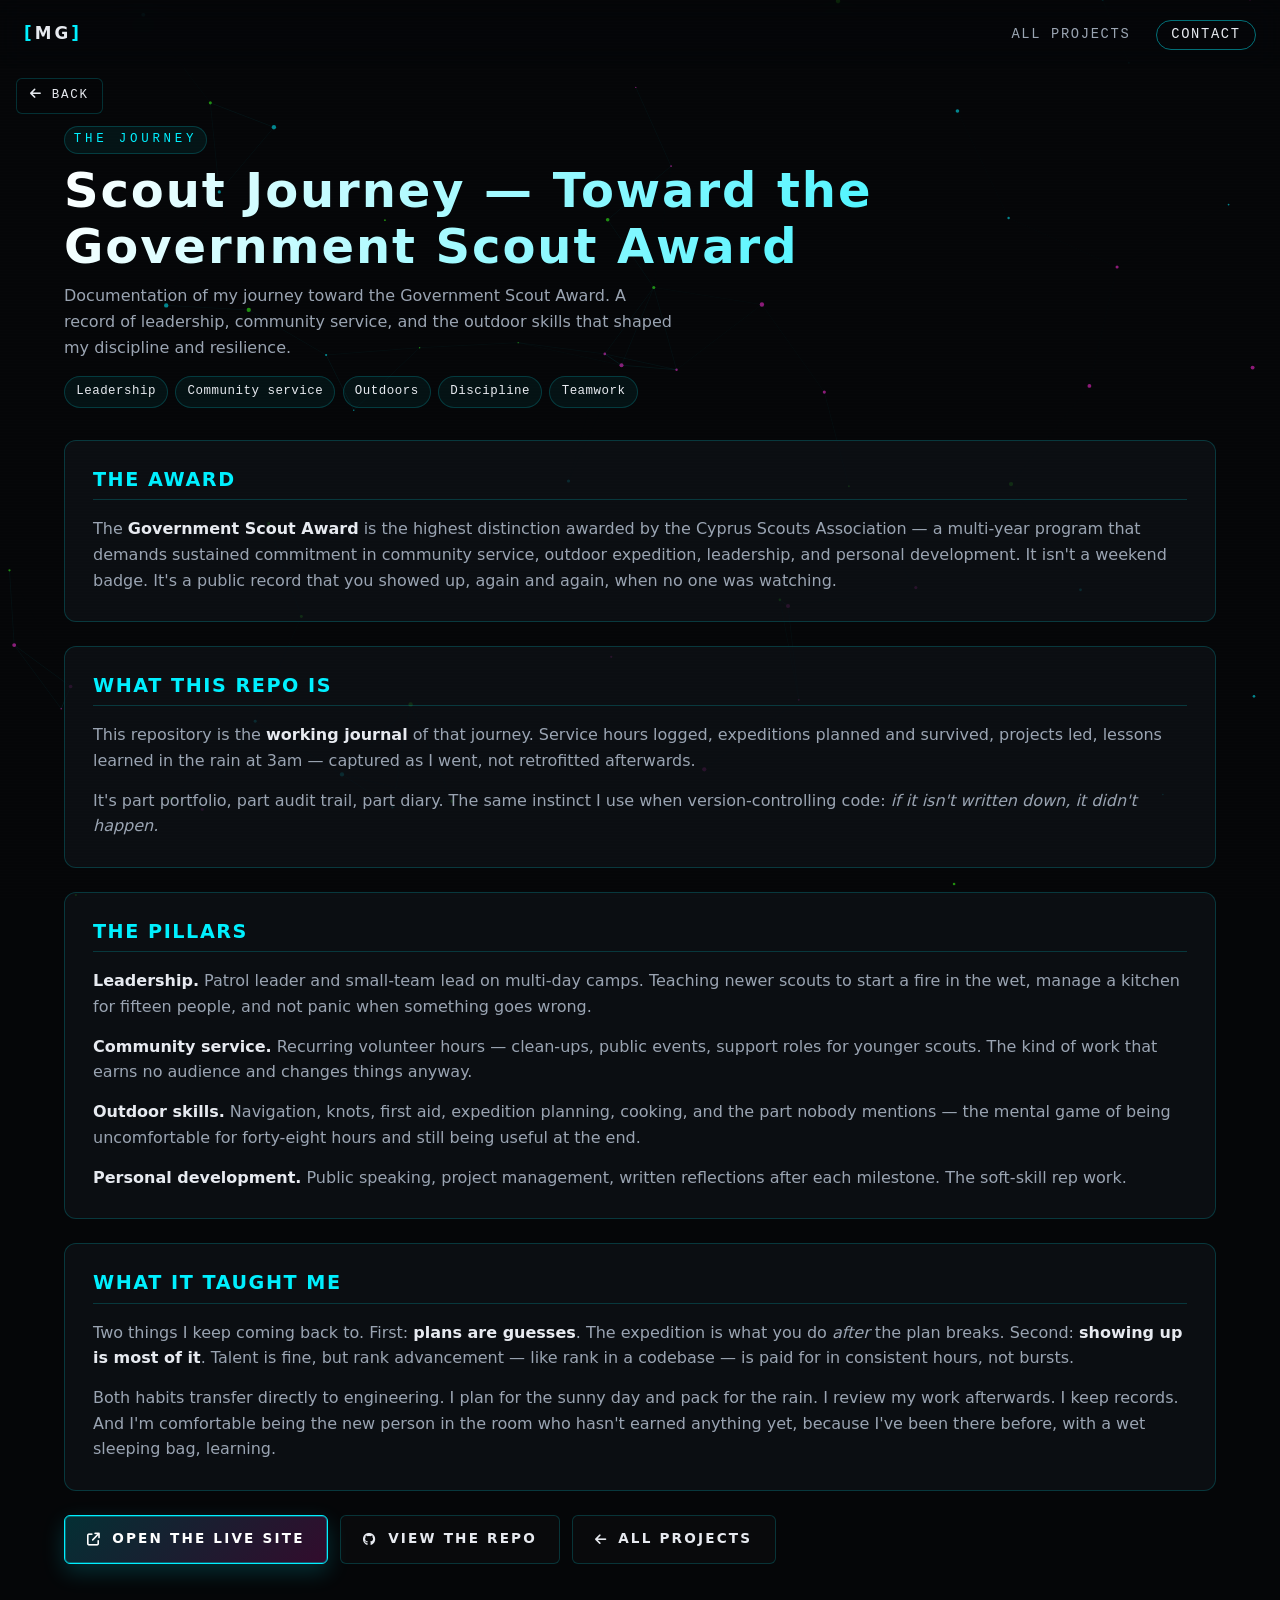
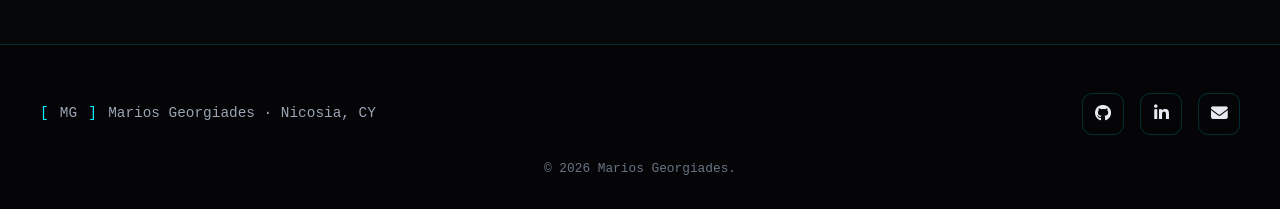
<file: projects/scout-journey.html>
<!DOCTYPE html>
<html lang="en">

<head>
	<meta charset="utf-8" />
	<meta name="viewport" content="width=device-width, initial-scale=1" />
	<title>Scout Journey — Marios Georgiades</title>
	<meta name="description" content="Documentation of my journey toward the Government Scout Award — leadership, community service, and the outdoor skills that shaped my discipline and resilience." />
	<meta name="theme-color" content="#050608" />

	<meta http-equiv="Content-Security-Policy"
		content="default-src 'self'; script-src 'self' 'unsafe-inline' https://cdnjs.cloudflare.com; style-src 'self' 'unsafe-inline' https://fonts.googleapis.com https://cdnjs.cloudflare.com; font-src 'self' https://fonts.gstatic.com https://cdnjs.cloudflare.com data:; img-src 'self' data:; object-src 'none'; base-uri 'self'; form-action 'self'; frame-ancestors 'none'; upgrade-insecure-requests; connect-src 'self'" />

	<link rel="preconnect" href="https://fonts.googleapis.com" />
	<link rel="preconnect" href="https://fonts.gstatic.com" crossorigin />
	<link rel="stylesheet" href="https://cdnjs.cloudflare.com/ajax/libs/font-awesome/6.5.1/css/all.min.css" />
	<link rel="stylesheet" href="../main.css" />
	<link rel="icon" type="image/svg+xml" href="data:image/svg+xml;utf8,%3Csvg%20xmlns=%22http://www.w3.org/2000/svg%22%20viewBox=%220%200%2064%2064%22%3E%3Crect%20width=%2264%22%20height=%2264%22%20rx=%2212%22%20fill=%22%23050608%22/%3E%3Ctext%20x=%2232%22%20y=%2240%22%20text-anchor=%22middle%22%20font-family=%22Orbitron,monospace%22%20font-weight=%22900%22%20font-size=%2226%22%20fill=%22%2300f0ff%22%3EMG%3C/text%3E%3C/svg%3E" />
</head>

<body class="is-preload project-page">

	<a href="#main-content" class="skip-link">Skip to content</a>
	<canvas id="bg-canvas" aria-hidden="true"></canvas>

	<header id="topnav" role="banner">
		<a href="../index.html" class="nav-brand" aria-label="Home"><span class="brand-bracket">[</span>MG<span class="brand-bracket">]</span></a>
		<nav id="primary-nav" aria-label="Primary">
			<ul id="nav-list">
				<li><a href="../index.html#projects">All projects</a></li>
				<li><a href="../index.html#contact" class="nav-cta">Contact</a></li>
			</ul>
		</nav>
	</header>

	<a href="../index.html" class="back-link"><i class="fa-solid fa-arrow-left" aria-hidden="true"></i> Back</a>

	<main id="main-content">
		<header class="project-hero">
			<span class="eyebrow">The journey</span>
			<h1>Scout Journey — Toward the Government Scout Award</h1>
			<p class="lead">Documentation of my journey toward the Government Scout Award. A record of leadership, community service, and the outdoor skills that shaped my discipline and resilience.</p>
			<ul class="chips" style="margin-top: 1rem;">
				<li>Leadership</li><li>Community service</li><li>Outdoors</li><li>Discipline</li><li>Teamwork</li>
			</ul>
		</header>

		<div class="project-details">
			<section class="project-section">
				<h2>The Award</h2>
				<p>The <strong>Government Scout Award</strong> is the highest distinction awarded by the Cyprus Scouts Association — a multi-year program that demands sustained commitment in community service, outdoor expedition, leadership, and personal development. It isn't a weekend badge. It's a public record that you showed up, again and again, when no one was watching.</p>
			</section>

			<section class="project-section">
				<h2>What This Repo Is</h2>
				<p>This repository is the <strong>working journal</strong> of that journey. Service hours logged, expeditions planned and survived, projects led, lessons learned in the rain at 3am — captured as I went, not retrofitted afterwards.</p>
				<p>It's part portfolio, part audit trail, part diary. The same instinct I use when version-controlling code: <em>if it isn't written down, it didn't happen.</em></p>
			</section>

			<section class="project-section">
				<h2>The Pillars</h2>
				<p><strong>Leadership.</strong> Patrol leader and small-team lead on multi-day camps. Teaching newer scouts to start a fire in the wet, manage a kitchen for fifteen people, and not panic when something goes wrong.</p>
				<p><strong>Community service.</strong> Recurring volunteer hours — clean-ups, public events, support roles for younger scouts. The kind of work that earns no audience and changes things anyway.</p>
				<p><strong>Outdoor skills.</strong> Navigation, knots, first aid, expedition planning, cooking, and the part nobody mentions — the mental game of being uncomfortable for forty-eight hours and still being useful at the end.</p>
				<p><strong>Personal development.</strong> Public speaking, project management, written reflections after each milestone. The soft-skill rep work.</p>
			</section>

			<section class="project-section">
				<h2>What It Taught Me</h2>
				<p>Two things I keep coming back to. First: <strong>plans are guesses</strong>. The expedition is what you do <em>after</em> the plan breaks. Second: <strong>showing up is most of it</strong>. Talent is fine, but rank advancement — like rank in a codebase — is paid for in consistent hours, not bursts.</p>
				<p>Both habits transfer directly to engineering. I plan for the sunny day and pack for the rain. I review my work afterwards. I keep records. And I'm comfortable being the new person in the room who hasn't earned anything yet, because I've been there before, with a wet sleeping bag, learning.</p>
			</section>

			<ul class="actions special">
				<li><a href="https://scout-journey.vercel.app/" rel="noopener" class="btn btn-primary"><i class="fa-solid fa-arrow-up-right-from-square" aria-hidden="true"></i> Open the live site</a></li>
				<li><a href="https://github.com/MariosGeorgiades/scout-journey-" rel="noopener" class="btn btn-ghost"><i class="fa-brands fa-github" aria-hidden="true"></i> View the repo</a></li>
				<li><a href="../index.html#projects" class="btn btn-ghost"><i class="fa-solid fa-arrow-left" aria-hidden="true"></i> All projects</a></li>
			</ul>
		</div>
	</main>

	<footer id="footer" role="contentinfo">
		<div class="footer-inner">
			<div class="footer-brand"><span class="brand-bracket">[</span>MG<span class="brand-bracket">]</span><span>Marios Georgiades · Nicosia, CY</span></div>
			<ul class="icons alt">
				<li><a href="https://github.com/MariosGeorgiades" rel="noopener" aria-label="GitHub"><i class="fa-brands fa-github" aria-hidden="true"></i><span class="label">GitHub</span></a></li>
				<li><a href="https://www.linkedin.com/in/marios-georgiades" rel="noopener" aria-label="LinkedIn"><i class="fa-brands fa-linkedin-in" aria-hidden="true"></i><span class="label">LinkedIn</span></a></li>
				<li><a href="mailto:marios.subscription@gmail.com" aria-label="Email"><i class="fa-solid fa-envelope" aria-hidden="true"></i><span class="label">Email</span></a></li>
			</ul>
		</div>
		<p class="footer-meta">© <span id="copyright-year">2026</span> Marios Georgiades.</p>
	</footer>

	<script src="../assets/js/main.js"></script>
	<script src="../assets/js/particles.js"></script>
</body>
</html>
</file>
<file: main.css>
/* ============================================================
   Marios Georgiades — Portfolio
   Design system: refined cyberpunk / neon. Strong upgrade pass.
   ============================================================ */

@import url('https://fonts.googleapis.com/css2?family=Orbitron:wght@500;700;900&family=Share+Tech+Mono&family=Inter:wght@400;500;600;700&display=swap');

/* ----- Design tokens ----- */
:root {
	--neon-green: #39ff14;
	--neon-pink: #ff2bd6;
	--neon-cyan: #00f0ff;
	--neon-cyan-dim: rgba(0, 240, 255, 0.55);
	--neon-amber: #ffb84d;
	--bg: #050608;
	--bg-elev: #0b0d12;
	--bg-elev-2: #11141b;
	--surface: rgba(13, 17, 23, 0.78);
	--surface-strong: rgba(13, 17, 23, 0.94);
	--border: rgba(0, 240, 255, 0.18);
	--border-strong: rgba(0, 240, 255, 0.45);
	--text: #e7eaf0;
	--text-dim: #9aa4b2;
	--text-mute: #6b7585;
	--grid-color: rgba(0, 240, 255, 0.05);

	--font-display: 'Orbitron', system-ui, sans-serif;
	--font-mono: 'Share Tech Mono', ui-monospace, SFMono-Regular, Menlo, monospace;
	--font-body: 'Inter', system-ui, -apple-system, Segoe UI, sans-serif;

	--radius-sm: 6px;
	--radius: 12px;
	--radius-lg: 18px;
	--shadow-glow: 0 0 24px rgba(0, 240, 255, 0.18);
	--shadow-pink: 0 0 18px rgba(255, 43, 214, 0.25);
	--shadow-deep: 0 18px 50px rgba(0, 0, 0, 0.55);

	--maxw: 1200px;
	--ease: cubic-bezier(0.2, 0.7, 0.2, 1);
	--header-h: 68px;
}

/* ----- Reset (modern, minimal) ----- */
*, *::before, *::after { box-sizing: border-box; }
* { margin: 0; padding: 0; }
html { -webkit-text-size-adjust: 100%; scroll-behavior: smooth; }
html, body { height: 100%; }
body {
	background: var(--bg);
	color: var(--text);
	font-family: var(--font-body);
	font-size: 16px;
	line-height: 1.6;
	-webkit-font-smoothing: antialiased;
	overflow-x: hidden;
	background-image:
		radial-gradient(circle at 12% 18%, rgba(0, 240, 255, 0.08), transparent 40%),
		radial-gradient(circle at 88% 12%, rgba(255, 43, 214, 0.07), transparent 45%),
		radial-gradient(circle at 50% 90%, rgba(57, 255, 20, 0.05), transparent 50%),
		linear-gradient(var(--grid-color) 1px, transparent 1px),
		linear-gradient(90deg, var(--grid-color) 1px, transparent 1px),
		var(--bg);
	background-size: auto, auto, auto, 44px 44px, 44px 44px, auto;
	background-attachment: fixed;
}
img, svg { max-width: 100%; display: block; }
ul, ol { list-style: none; }
a { color: inherit; text-decoration: none; transition: color 200ms var(--ease); }
button { font: inherit; color: inherit; background: transparent; border: 0; cursor: pointer; }
input, textarea, select { font: inherit; color: inherit; }
:focus-visible {
	outline: 2px solid var(--neon-cyan);
	outline-offset: 3px;
	border-radius: 2px;
}
::selection { background: var(--neon-cyan); color: #001018; }

/* Skip link */
.skip-link {
	position: absolute; top: -100px; left: 16px;
	background: var(--neon-cyan); color: #001018;
	padding: 8px 14px; border-radius: 6px;
	font-weight: 700; z-index: 9999;
	transition: top 180ms var(--ease);
}
.skip-link:focus { top: 12px; }

/* Subtle CRT scanline overlay (toned down vs original) */
body::before {
	content: "";
	position: fixed; inset: 0;
	pointer-events: none;
	background:
		repeating-linear-gradient(
			to bottom,
			rgba(255, 255, 255, 0.012) 0px,
			rgba(255, 255, 255, 0.012) 1px,
			transparent 1px,
			transparent 3px
		);
	z-index: 9998;
	mix-blend-mode: overlay;
}

/* Background canvas */
#bg-canvas {
	position: fixed; inset: 0;
	width: 100%; height: 100%;
	z-index: -1;
	opacity: 0.55;
	pointer-events: none;
}
body.no-fx #bg-canvas { display: none; }
body.no-fx::before { display: none; }

/* ----- Typography ----- */
h1, h2, h3, h4, h5, h6 {
	font-family: var(--font-display);
	color: var(--text);
	letter-spacing: 0.02em;
	line-height: 1.15;
	font-weight: 700;
}
h1 { font-size: clamp(2.4rem, 6vw, 4.5rem); font-weight: 900; letter-spacing: 0.04em; }
h2 { font-size: clamp(1.6rem, 3.2vw, 2.4rem); }
h3 { font-size: clamp(1.05rem, 1.6vw, 1.25rem); letter-spacing: 0.06em; text-transform: uppercase; }
p  { color: var(--text-dim); }

.eyebrow {
	display: inline-block;
	font-family: var(--font-mono);
	font-size: 0.78rem;
	letter-spacing: 0.3em;
	text-transform: uppercase;
	color: var(--neon-cyan);
	margin-bottom: 0.6rem;
	padding: 0.18rem 0.55rem;
	border: 1px solid var(--border);
	border-radius: 999px;
	background: rgba(0, 240, 255, 0.06);
}

.section { max-width: var(--maxw); margin: 0 auto; padding: 6rem 1.5rem; scroll-margin-top: var(--header-h); }
.section-header { margin-bottom: 2.5rem; }
.section-header.center { text-align: center; }
.section-header h2 { color: var(--text); }
.section-header h2::after {
	content: "";
	display: block;
	width: 56px; height: 2px;
	margin-top: 0.9rem;
	background: linear-gradient(90deg, var(--neon-cyan), var(--neon-pink));
	box-shadow: 0 0 12px rgba(0, 240, 255, 0.6);
	border-radius: 2px;
}
.section-header.center h2::after { margin-left: auto; margin-right: auto; }
.section-sub { max-width: 60ch; margin-top: 0.6rem; color: var(--text-dim); }
.subsection-title {
	margin: 3rem 0 1.25rem 0;
	font-size: 0.95rem; letter-spacing: 0.25em;
	color: var(--text-mute);
	font-family: var(--font-mono);
	text-transform: uppercase;
}

/* ----- Buttons ----- */
.btn {
	display: inline-flex; align-items: center; gap: 0.6rem;
	padding: 0.78rem 1.4rem;
	font-family: var(--font-display);
	font-size: 0.85rem;
	font-weight: 700;
	letter-spacing: 0.16em;
	text-transform: uppercase;
	border-radius: var(--radius-sm);
	border: 1px solid var(--border-strong);
	transition: transform 200ms var(--ease), box-shadow 200ms var(--ease), background 200ms var(--ease), color 200ms var(--ease);
	white-space: nowrap;
	will-change: transform;
}
.btn i { font-size: 0.95em; }
.btn:hover { transform: translateY(-2px); }
.btn-primary {
	background: linear-gradient(135deg, rgba(0, 240, 255, 0.18), rgba(255, 43, 214, 0.18));
	color: #ffffff;
	border-color: var(--neon-cyan);
	box-shadow: 0 0 0 1px rgba(0, 240, 255, 0.3) inset, 0 8px 22px rgba(0, 240, 255, 0.18);
}
.btn-primary:hover {
	background: linear-gradient(135deg, var(--neon-cyan), var(--neon-pink));
	color: #001018;
	box-shadow: 0 12px 32px rgba(0, 240, 255, 0.35);
}
.btn-ghost {
	background: rgba(255, 255, 255, 0.02);
	color: var(--text);
	border-color: var(--border);
}
.btn-ghost:hover {
	border-color: var(--neon-cyan);
	color: var(--neon-cyan);
	background: rgba(0, 240, 255, 0.06);
}
.btn-sm { padding: 0.45rem 0.85rem; font-size: 0.72rem; letter-spacing: 0.14em; }

/* ----- Top nav ----- */
#topnav {
	position: fixed; top: 0; left: 0; right: 0;
	height: var(--header-h);
	display: flex; align-items: center; justify-content: space-between;
	padding: 0 1.5rem;
	z-index: 1000;
	background: rgba(5, 6, 8, 0.55);
	backdrop-filter: blur(14px) saturate(140%);
	-webkit-backdrop-filter: blur(14px) saturate(140%);
	border-bottom: 1px solid transparent;
	transition: border-color 220ms var(--ease), background 220ms var(--ease);
}
#topnav.scrolled {
	background: rgba(5, 6, 8, 0.85);
	border-bottom-color: var(--border);
}
.nav-brand {
	font-family: var(--font-display);
	font-weight: 900;
	letter-spacing: 0.18em;
	color: var(--text);
	font-size: 1.05rem;
}
.brand-bracket { color: var(--neon-cyan); }
#nav-list {
	display: flex; align-items: center; gap: 1.6rem;
}
#nav-list a {
	font-family: var(--font-mono);
	font-size: 0.86rem;
	letter-spacing: 0.12em;
	color: var(--text-dim);
	text-transform: uppercase;
	position: relative;
	padding: 0.4rem 0;
}
#nav-list a:hover, #nav-list a.is-active { color: var(--neon-cyan); }
#nav-list a::after {
	content: "";
	position: absolute; left: 0; right: 0; bottom: -2px;
	height: 1px;
	background: var(--neon-cyan);
	transform: scaleX(0); transform-origin: left;
	transition: transform 220ms var(--ease);
}
#nav-list a:hover::after, #nav-list a.is-active::after { transform: scaleX(1); }
#nav-list a.nav-cta {
	color: var(--text);
	border: 1px solid var(--border-strong);
	border-radius: 999px;
	padding: 0.4rem 0.9rem;
}
#nav-list a.nav-cta:hover {
	background: var(--neon-cyan); color: #001018; border-color: var(--neon-cyan);
}
#nav-list a.nav-cta::after { display: none; }

.nav-toggle {
	display: none;
	width: 42px; height: 42px;
	padding: 9px;
	border: 1px solid var(--border);
	border-radius: 8px;
}
.nav-toggle span {
	display: block; height: 2px; width: 100%;
	background: var(--text);
	margin: 4px 0;
	transition: transform 200ms var(--ease), opacity 200ms var(--ease);
}
.nav-toggle[aria-expanded="true"] span:nth-child(1) { transform: translateY(6px) rotate(45deg); }
.nav-toggle[aria-expanded="true"] span:nth-child(2) { opacity: 0; }
.nav-toggle[aria-expanded="true"] span:nth-child(3) { transform: translateY(-6px) rotate(-45deg); }

@media (max-width: 820px) {
	.nav-toggle { display: block; }
	#nav-list {
		position: absolute; top: var(--header-h); left: 0; right: 0;
		flex-direction: column; gap: 0;
		background: rgba(5, 6, 8, 0.97);
		border-bottom: 1px solid var(--border);
		padding: 0.5rem 1.5rem 1.25rem 1.5rem;
		max-height: 0; overflow: hidden;
		transition: max-height 280ms var(--ease);
	}
	#nav-list.open { max-height: 480px; }
	#nav-list li { width: 100%; }
	#nav-list a { display: block; padding: 0.9rem 0; border-bottom: 1px solid rgba(255,255,255,0.04); }
}

/* ----- Hero ----- */
.hero {
	min-height: calc(100vh - var(--header-h));
	display: flex; align-items: center; justify-content: center;
	padding: calc(var(--header-h) + 3rem) 1.5rem 4rem;
	position: relative;
	overflow: hidden;
}
.hero::before {
	content: "";
	position: absolute; inset: -20% -10% auto auto;
	width: 60vw; height: 60vw;
	background: radial-gradient(circle, rgba(255, 43, 214, 0.12), transparent 60%);
	z-index: 0;
	pointer-events: none;
}
.hero::after {
	content: "";
	position: absolute; inset: auto auto -20% -10%;
	width: 60vw; height: 60vw;
	background: radial-gradient(circle, rgba(0, 240, 255, 0.10), transparent 60%);
	z-index: 0;
	pointer-events: none;
}
.hero-inner { max-width: 920px; width: 100%; text-align: center; position: relative; z-index: 1; }
.hero-tag {
	display: inline-flex; align-items: center; gap: 0.55rem;
	padding: 0.35rem 0.95rem;
	border: 1px solid var(--border);
	background: rgba(0, 240, 255, 0.05);
	border-radius: 999px;
	font-family: var(--font-mono);
	font-size: 0.78rem;
	letter-spacing: 0.12em;
	color: var(--text-dim);
	margin-bottom: 1.4rem;
}
.status-dot {
	width: 8px; height: 8px; border-radius: 50%;
	background: var(--neon-green);
	box-shadow: 0 0 0 0 rgba(57, 255, 20, 0.6);
	animation: pulse 2s infinite;
}
@keyframes pulse {
	0%   { box-shadow: 0 0 0 0 rgba(57, 255, 20, 0.6); }
	70%  { box-shadow: 0 0 0 12px rgba(57, 255, 20, 0); }
	100% { box-shadow: 0 0 0 0 rgba(57, 255, 20, 0); }
}

.hero-name {
	background: linear-gradient(120deg, #ffffff 0%, var(--neon-cyan) 45%, var(--neon-pink) 100%);
	-webkit-background-clip: text; background-clip: text;
	color: transparent;
	margin-bottom: 1rem;
	text-shadow: 0 0 36px rgba(0, 240, 255, 0.12);
}

.hero-role {
	font-family: var(--font-mono);
	color: var(--neon-green);
	font-size: clamp(1rem, 1.6vw, 1.25rem);
	margin-bottom: 1.4rem;
	min-height: 1.6em;
}
.hero-role-prefix { color: var(--neon-cyan); margin-right: 0.25rem; }
.caret {
	display: inline-block;
	margin-left: 2px;
	color: var(--neon-green);
	animation: blink 1s steps(2) infinite;
}

.hero-tagline {
	max-width: 64ch; margin: 0 auto 2rem;
	color: var(--text-dim);
	font-size: clamp(0.95rem, 1.25vw, 1.1rem);
}

.hero-actions { display: flex; flex-wrap: wrap; justify-content: center; gap: 0.8rem; margin-bottom: 3rem; }

.hero-stats {
	display: grid;
	grid-template-columns: repeat(4, minmax(0, 1fr));
	gap: 1rem;
	max-width: 760px; margin: 0 auto;
}
.stat {
	padding: 1rem 0.75rem;
	background: var(--surface);
	border: 1px solid var(--border);
	border-radius: var(--radius);
	text-align: center;
	transition: transform 220ms var(--ease), border-color 220ms var(--ease);
}
.stat:hover { transform: translateY(-3px); border-color: var(--border-strong); }
.stat-num {
	display: block;
	font-family: var(--font-display);
	font-weight: 900;
	font-size: clamp(1.1rem, 2vw, 1.7rem);
	letter-spacing: 0.01em;
	white-space: nowrap;
	background: linear-gradient(120deg, var(--neon-cyan), var(--neon-pink));
	-webkit-background-clip: text; background-clip: text;
	color: transparent;
}
.stat-label {
	display: block;
	margin-top: 0.3rem;
	font-family: var(--font-mono);
	font-size: 0.72rem;
	letter-spacing: 0.12em;
	color: var(--text-mute);
	text-transform: uppercase;
}
@media (max-width: 640px) {
	.hero-stats { grid-template-columns: repeat(2, 1fr); }
}

.scroll-cue {
	position: absolute;
	bottom: 1.8rem; left: 50%; transform: translateX(-50%);
	width: 22px; height: 36px;
	border: 1px solid var(--border-strong);
	border-radius: 12px;
	display: flex; justify-content: center; padding-top: 6px;
}
.scroll-cue span {
	width: 3px; height: 8px;
	background: var(--neon-cyan);
	border-radius: 2px;
	animation: scroll-bob 1.6s var(--ease) infinite;
}
@keyframes scroll-bob {
	0%   { transform: translateY(0); opacity: 1; }
	60%  { transform: translateY(10px); opacity: 0; }
	100% { transform: translateY(0); opacity: 0; }
}

/* ----- About ----- */
.about-grid {
	display: grid;
	grid-template-columns: 1.4fr 1fr;
	gap: 2.5rem;
	align-items: start;
}
.about-copy p { margin-bottom: 1rem; font-size: 1.02rem; }
.about-copy strong { color: var(--text); }

.about-card {
	position: relative;
	background: var(--surface-strong);
	border: 1px solid var(--border);
	border-radius: var(--radius);
	padding: 1.4rem 1.4rem 1.2rem;
	box-shadow: var(--shadow-deep);
}
.about-card::before {
	content: "profile.json";
	position: absolute; top: 0; left: 1rem; transform: translateY(-50%);
	font-family: var(--font-mono);
	font-size: 0.72rem; letter-spacing: 0.16em;
	background: var(--neon-cyan); color: #001018;
	padding: 0.18rem 0.6rem;
	border-radius: 4px;
}
.code-stats {
	font-family: var(--font-mono);
	font-size: 0.88rem;
	color: var(--text);
	overflow-x: auto;
	white-space: pre;
}
.code-stats .key    { color: var(--neon-pink); }
.code-stats .string { color: var(--neon-green); }

@media (max-width: 820px) {
	.about-grid { grid-template-columns: 1fr; }
}

/* ----- Skills ----- */
.skills-grid {
	display: grid;
	grid-template-columns: repeat(auto-fit, minmax(min(100%, 240px), 1fr));
	gap: 1.25rem;
}
.skill-cluster {
	background: var(--surface);
	border: 1px solid var(--border);
	border-radius: var(--radius);
	padding: 1.4rem;
	transition: border-color 220ms var(--ease), transform 220ms var(--ease);
}
.skill-cluster:hover { border-color: var(--border-strong); transform: translateY(-3px); }
.skill-cluster header { display: flex; align-items: center; gap: 0.7rem; margin-bottom: 1rem; }
.skill-cluster header i { color: var(--neon-cyan); font-size: 1.1rem; }
.skill-cluster h3 { color: var(--text); font-size: 0.95rem; }

.chips { display: flex; flex-wrap: wrap; gap: 0.45rem; }
.chips li {
	font-family: var(--font-mono);
	font-size: 0.78rem;
	letter-spacing: 0.04em;
	padding: 0.32rem 0.7rem;
	background: rgba(0, 240, 255, 0.05);
	color: var(--text);
	border: 1px solid var(--border);
	border-radius: 999px;
}
.chips-sm li { font-size: 0.7rem; padding: 0.22rem 0.55rem; }

/* ----- Projects ----- */
.featured-grid {
	display: grid;
	grid-template-columns: repeat(auto-fit, minmax(min(100%, 280px), 1fr));
	gap: 1.5rem;
}
.projects-grid {
	display: grid;
	grid-template-columns: repeat(auto-fit, minmax(min(100%, 260px), 1fr));
	gap: 1.25rem;
}

.project-card {
	position: relative;
	background: var(--surface);
	border: 1px solid var(--border);
	border-radius: var(--radius);
	overflow: hidden;
	transition: transform 240ms var(--ease), border-color 240ms var(--ease), box-shadow 240ms var(--ease);
}
.project-card::before {
	content: "";
	position: absolute; inset: 0;
	background: radial-gradient(180px circle at var(--mx, 50%) var(--my, 0%), rgba(0, 240, 255, 0.10), transparent 60%);
	pointer-events: none; opacity: 0;
	transition: opacity 220ms var(--ease);
}
.project-card:hover {
	transform: translateY(-4px);
	border-color: var(--border-strong);
	box-shadow: var(--shadow-glow);
}
.project-card:hover::before { opacity: 1; }
.project-card-link {
	display: block;
	height: 100%;
	padding: 1.5rem;
	color: inherit;
	position: relative;
	z-index: 1;
}
.project-card-top {
	display: flex; align-items: center; justify-content: space-between;
	margin-bottom: 1rem;
}
.project-icon {
	font-size: 1.8rem;
	color: var(--neon-cyan);
	filter: drop-shadow(0 0 8px rgba(0, 240, 255, 0.45));
}
.source-icon { color: var(--text-mute); font-size: 1.2rem; transition: color 200ms var(--ease); }
.project-card:hover .source-icon { color: var(--neon-cyan); }
.featured-badge {
	display: inline-flex; align-items: center; gap: 0.35rem;
	font-family: var(--font-mono);
	font-size: 0.7rem;
	letter-spacing: 0.16em;
	text-transform: uppercase;
	padding: 0.22rem 0.55rem;
	border: 1px solid var(--neon-pink);
	color: var(--neon-pink);
	border-radius: 4px;
	background: rgba(255, 43, 214, 0.06);
}
.project-card h3 {
	color: var(--text);
	margin-bottom: 0.6rem;
	font-size: 1.05rem;
	letter-spacing: 0.04em;
	text-transform: none;
	font-family: var(--font-display);
}
.project-card p { font-size: 0.95rem; margin-bottom: 1rem; }
.card-cta {
	display: inline-flex; align-items: center; gap: 0.4rem;
	margin-top: 0.4rem;
	font-family: var(--font-mono);
	font-size: 0.78rem;
	letter-spacing: 0.14em;
	color: var(--neon-cyan);
	text-transform: uppercase;
	transition: gap 200ms var(--ease);
}
.project-card:hover .card-cta { gap: 0.7rem; }

.project-card--featured { background: linear-gradient(160deg, rgba(0, 240, 255, 0.04), rgba(255, 43, 214, 0.04)), var(--surface); }



/* ----- Multi-action project cards (Live + Case study + Source) ----- */
.project-card--multi {
	display: flex;
	flex-direction: column;
}
.project-card--multi .project-card-body {
	padding: 1.5rem 1.5rem 0.5rem;
	flex: 1;
}
.project-card--multi .project-card-top {
	display: flex; align-items: center; justify-content: space-between;
	margin-bottom: 1rem;
	gap: 0.6rem;
}
.project-card--multi h3 {
	color: var(--text);
	margin-bottom: 0.6rem;
	font-size: 1.05rem;
	letter-spacing: 0.04em;
	font-family: var(--font-display);
}
.project-card--multi h3 .card-title-link {
	color: var(--text);
	background: linear-gradient(120deg, currentColor, currentColor) bottom / 0% 1px no-repeat;
	transition: background-size 220ms var(--ease), color 220ms var(--ease);
}
.project-card--multi h3 .card-title-link:hover {
	color: var(--neon-cyan);
	background-size: 100% 1px;
}
.project-card--multi p { font-size: 0.95rem; margin-bottom: 1rem; color: var(--text-dim); }

.project-card-actions {
	display: flex;
	flex-wrap: wrap;
	gap: 0.5rem;
	padding: 1rem 1.5rem 1.4rem;
	border-top: 1px dashed var(--border);
	margin-top: auto;
}
.action-link {
	display: inline-flex;
	align-items: center;
	gap: 0.4rem;
	padding: 0.4rem 0.7rem;
	font-family: var(--font-mono);
	font-size: 0.78rem;
	letter-spacing: 0.06em;
	color: var(--text);
	border: 1px solid var(--border);
	border-radius: 999px;
	background: rgba(255, 255, 255, 0.02);
	transition: color 200ms var(--ease), border-color 200ms var(--ease), background 200ms var(--ease), transform 200ms var(--ease);
}
.action-link i { font-size: 0.78rem; }
.action-link:hover {
	color: var(--neon-cyan);
	border-color: var(--neon-cyan);
	background: rgba(0, 240, 255, 0.06);
	transform: translateY(-1px);
}
.action-link.action-primary {
	color: var(--neon-cyan);
	background: rgba(0, 240, 255, 0.08);
	border-color: var(--neon-cyan);
	font-weight: 600;
}
.action-link.action-primary:hover {
	color: #001018;
	background: var(--neon-cyan);
	border-color: var(--neon-cyan);
	transform: translateY(-2px);
	box-shadow: 0 6px 18px rgba(0, 240, 255, 0.25);
}
.action-link.action-muted {
	color: var(--text-mute);
}
.action-link.action-muted:hover {
	color: var(--text);
	border-color: var(--border-strong);
}

/* Live badge with pulsing dot */
.live-badge {
	display: inline-flex; align-items: center; gap: 0.4rem;
	font-family: var(--font-mono);
	font-size: 0.7rem;
	letter-spacing: 0.18em;
	text-transform: uppercase;
	padding: 0.22rem 0.55rem;
	border: 1px solid var(--neon-green);
	color: var(--neon-green);
	border-radius: 4px;
	background: rgba(57, 255, 20, 0.06);
}
.live-dot {
	width: 7px; height: 7px;
	border-radius: 50%;
	background: var(--neon-green);
	box-shadow: 0 0 0 0 rgba(57, 255, 20, 0.7);
	animation: pulse 2s infinite;
}

/* ----- Endurance ----- */
.section-endurance {
	background:
		radial-gradient(circle at 80% 0%, rgba(255, 184, 77, 0.08), transparent 55%),
		radial-gradient(circle at 0% 100%, rgba(255, 43, 214, 0.06), transparent 60%);
	border-top: 1px solid var(--border);
	border-bottom: 1px solid var(--border);
	max-width: none;
	padding-left: 1.5rem; padding-right: 1.5rem;
}
.section-endurance > * { max-width: var(--maxw); margin-left: auto; margin-right: auto; }
.endurance-grid {
	display: grid;
	grid-template-columns: repeat(auto-fit, minmax(min(100%, 260px), 1fr));
	gap: 1.25rem;
}
.endurance-card {
	background: var(--surface);
	border: 1px solid var(--border);
	border-radius: var(--radius);
	padding: 1.5rem;
	transition: transform 220ms var(--ease), border-color 220ms var(--ease);
}
.endurance-card:hover { transform: translateY(-3px); border-color: var(--neon-amber); }
.endurance-icon {
	width: 46px; height: 46px;
	display: grid; place-items: center;
	border-radius: 10px;
	margin-bottom: 1rem;
	background: rgba(255, 184, 77, 0.08);
	border: 1px solid rgba(255, 184, 77, 0.35);
	color: var(--neon-amber);
	font-size: 1.2rem;
}
.endurance-card h3 { color: var(--text); margin-bottom: 0.45rem; font-size: 1rem; }
.endurance-quote {
	margin-top: 2.5rem;
	padding: 1.5rem 1.75rem;
	border-left: 3px solid var(--neon-amber);
	font-family: var(--font-mono);
	font-size: 1rem;
	color: var(--text);
	background: rgba(255, 184, 77, 0.04);
	border-radius: 0 var(--radius) var(--radius) 0;
	max-width: 760px;
}

/* ----- Certifications ----- */
.cert-card {
	background: var(--surface);
	border: 1px solid var(--border);
	border-radius: var(--radius);
	padding: 1.75rem;
	transition: transform 220ms var(--ease), border-color 220ms var(--ease);
}
.cert-card:hover { transform: translateY(-3px); border-color: var(--border-strong); }
.cert-card--featured { margin-bottom: 1.5rem; }
.cert-meta { display: flex; align-items: center; gap: 1rem; margin-bottom: 1.25rem; }
.cert-icon {
	width: 48px; height: 48px;
	flex-shrink: 0;
	display: grid; place-items: center;
	border-radius: 10px;
	background: rgba(0, 240, 255, 0.08);
	border: 1px solid var(--border-strong);
	color: var(--neon-cyan);
	font-size: 1.3rem;
}
.cert-issuer-badge {
	display: grid; place-items: center;
	width: 64px; height: 48px;
	flex-shrink: 0;
	border-radius: 8px;
	background: #ffffff;
	color: #20BEFF;
	font-family: var(--font-body);
	font-weight: 800;
	font-size: 1.05rem;
	letter-spacing: -0.02em;
	box-shadow: 0 0 0 1px rgba(32, 190, 255, 0.5), 0 0 18px rgba(32, 190, 255, 0.2);
}
.cert-meta h3 { color: var(--text); margin-bottom: 0.2rem; font-size: 1rem; line-height: 1.25; }
.cert-sub { color: var(--text-dim); font-size: 0.88rem; }
.cert-blurb { color: var(--text-dim); font-size: 0.95rem; margin-bottom: 1rem; }
.cert-grid {
	display: grid;
	grid-template-columns: repeat(auto-fit, minmax(min(100%, 280px), 1fr));
	gap: 1.25rem;
}
.cert-card--kaggle {
	background: linear-gradient(160deg, rgba(32, 190, 255, 0.06), rgba(32, 190, 255, 0.01)), var(--surface);
	border-color: rgba(32, 190, 255, 0.25);
}
.cert-card--kaggle:hover { border-color: rgba(32, 190, 255, 0.65); }
.certificate-image {
	width: 100%;
	max-width: 720px;
	margin: 0 auto;
	border: 1px solid var(--border);
	border-radius: var(--radius-sm);
}
.cert-topology { margin-top: 1.25rem; }
.cert-topology summary {
	cursor: pointer;
	font-family: var(--font-mono);
	font-size: 0.85rem;
	color: var(--neon-cyan);
	letter-spacing: 0.1em;
	text-transform: uppercase;
	padding: 0.6rem 0;
}
.network-topology {
	background: #000;
	border: 1px solid var(--border);
	border-radius: var(--radius-sm);
	color: var(--neon-green);
	padding: 1.2rem;
	margin-top: 0.5rem;
	font-family: var(--font-mono);
	font-size: 0.85rem;
	overflow-x: auto;
	white-space: pre;
}



/* ----- CCNA pathway (multi-module card) ----- */
.cert-pathway { padding-bottom: 1.5rem; }
.cert-modules {
	display: grid;
	grid-template-columns: 1fr 1fr;
	gap: 1.5rem;
	margin-top: 1.25rem;
	margin-bottom: 0.5rem;
}
.cert-module {
	background: rgba(255, 255, 255, 0.015);
	border: 1px solid var(--border);
	border-radius: var(--radius-sm);
	padding: 1.1rem;
	display: flex; flex-direction: column;
	gap: 0.85rem;
	transition: border-color 220ms var(--ease);
}
.cert-module:hover { border-color: var(--border-strong); }
.cert-module-head { display: flex; flex-direction: column; gap: 0.25rem; }
.cert-module-num {
	display: inline-flex; align-items: center; gap: 0.45rem;
	font-family: var(--font-mono);
	font-size: 0.72rem;
	letter-spacing: 0.22em;
	color: var(--neon-cyan);
	text-transform: uppercase;
}
.cert-module-num--new { color: var(--neon-pink); }
.cert-module-fresh {
	font-family: var(--font-mono);
	font-size: 0.62rem;
	letter-spacing: 0.18em;
	padding: 0.12rem 0.45rem;
	border: 1px solid var(--neon-pink);
	background: rgba(255, 43, 214, 0.1);
	border-radius: 3px;
	color: var(--neon-pink);
}
.cert-module h4 {
	color: var(--text);
	font-family: var(--font-display);
	font-size: 0.95rem;
	letter-spacing: 0.04em;
}
.cert-module-meta { color: var(--text-dim); font-size: 0.85rem; }
.cert-image-link { display: block; border-radius: var(--radius-sm); overflow: hidden; }
.cert-image-link img {
	width: 100%;
	height: auto;
	border: 1px solid var(--border);
	border-radius: var(--radius-sm);
	transition: transform 240ms var(--ease), box-shadow 240ms var(--ease);
}
.cert-image-link:hover img {
	transform: scale(1.01);
	box-shadow: 0 12px 32px rgba(0, 240, 255, 0.18);
}

.cert-skills { margin-top: 0.3rem; }
.cert-skills > summary {
	cursor: pointer;
	font-family: var(--font-mono);
	font-size: 0.78rem;
	letter-spacing: 0.14em;
	text-transform: uppercase;
	color: var(--neon-cyan);
	padding: 0.4rem 0;
}
.cert-skills-list {
	margin-top: 0.5rem;
	padding-left: 1rem;
	display: flex; flex-direction: column; gap: 0.35rem;
	font-size: 0.88rem;
	color: var(--text-dim);
	list-style: disc inside;
}
.cert-skills-list li { line-height: 1.5; }

@media (max-width: 820px) {
	.cert-modules { grid-template-columns: 1fr; }
}

/* ----- Contact ----- */
.section-contact { text-align: center; padding-bottom: 7rem; }
.contact-actions { display: flex; flex-wrap: wrap; justify-content: center; gap: 0.8rem; margin: 2rem 0 1.5rem; }
.contact-note { color: var(--text-mute); font-family: var(--font-mono); font-size: 0.85rem; }
.contact-note kbd {
	font-family: var(--font-mono);
	font-size: 0.78rem;
	background: rgba(0, 240, 255, 0.06);
	border: 1px solid var(--border);
	padding: 0.1rem 0.4rem;
	border-radius: 4px;
	color: var(--text);
}

/* ----- Footer ----- */
#footer {
	border-top: 1px solid var(--border);
	padding: 3rem 1.5rem 2rem;
	background: rgba(5, 6, 8, 0.6);
}
.footer-inner {
	max-width: var(--maxw);
	margin: 0 auto;
	display: flex; flex-wrap: wrap; gap: 1.25rem; align-items: center; justify-content: space-between;
}
.footer-brand { display: flex; align-items: center; gap: 0.7rem; font-family: var(--font-mono); font-size: 0.9rem; color: var(--text-dim); }
#footer .icons { display: flex; gap: 1rem; }
#footer .icons a {
	width: 42px; height: 42px;
	display: grid; place-items: center;
	border: 1px solid var(--border);
	border-radius: 10px;
	color: var(--text);
	font-size: 1.05rem;
	transition: color 200ms var(--ease), border-color 200ms var(--ease), transform 200ms var(--ease), background 200ms var(--ease);
}
#footer .icons a:hover {
	color: var(--neon-cyan);
	border-color: var(--neon-cyan);
	background: rgba(0, 240, 255, 0.06);
	transform: translateY(-2px);
}
#footer .icons .label { position: absolute; left: -9999px; }
.footer-controls { display: flex; gap: 0.6rem; flex-wrap: wrap; }
.footer-meta {
	max-width: var(--maxw); margin: 1.5rem auto 0;
	color: var(--text-mute); font-family: var(--font-mono); font-size: 0.8rem; text-align: center;
}

/* ----- Konami terminal ----- */
#hidden-terminal {
	position: fixed; inset: 0;
	background: rgba(0, 0, 0, 0.92);
	z-index: 10000;
	display: flex; align-items: center; justify-content: center;
	opacity: 0; visibility: hidden;
	transition: opacity 240ms var(--ease), visibility 240ms var(--ease);
}
#hidden-terminal:not(.hidden) { opacity: 1; visibility: visible; }
.terminal-window {
	width: min(90%, 760px); height: min(70vh, 480px);
	background: #000;
	border: 1px solid var(--neon-green);
	box-shadow: 0 0 30px rgba(57, 255, 20, 0.35);
	border-radius: 8px;
	display: flex; flex-direction: column;
	font-family: var(--font-mono);
	overflow: hidden;
}
.terminal-header {
	background: linear-gradient(90deg, rgba(57,255,20,0.15), rgba(57,255,20,0.05));
	border-bottom: 1px solid var(--neon-green);
	color: var(--neon-green);
	padding: 0.5rem 0.75rem;
	display: flex; align-items: center;
}
.terminal-buttons { display: flex; gap: 0.4rem; margin-right: 0.8rem; }
.terminal-close, .terminal-min, .terminal-max {
	width: 12px; height: 12px; border-radius: 50%; cursor: pointer;
}
.terminal-close { background: #ff5f56; }
.terminal-min   { background: #ffbd2e; }
.terminal-max   { background: #27c93f; }
.terminal-title { margin: 0 auto; letter-spacing: 0.08em; }
.terminal-body {
	color: var(--neon-green);
	padding: 1.2rem;
	overflow-y: auto;
	flex: 1;
	font-size: 0.88rem;
	text-shadow: 0 0 4px rgba(57,255,20,0.5);
}
.terminal-body p { color: var(--neon-green); margin-bottom: 0.4rem; }
.terminal-cursor, .terminal-input-line .cursor {
	display: inline-block; width: 8px; height: 1em;
	background: var(--neon-green);
	vertical-align: text-bottom;
	animation: blink 1s steps(2) infinite;
}
.terminal-highlight { color: #fff; }

/* ----- AI Chat Widget ----- */
#ai-widget {
	position: fixed; bottom: 1.6rem; right: 1.6rem;
	z-index: 9990;
	font-family: var(--font-mono);
}
#ai-toggle {
	width: 56px; height: 56px;
	border-radius: 50%;
	background: linear-gradient(140deg, rgba(0, 240, 255, 0.15), rgba(255, 43, 214, 0.15)), #000;
	border: 1px solid var(--neon-cyan);
	color: var(--neon-cyan);
	font-size: 1.35rem;
	box-shadow: 0 8px 24px rgba(0, 240, 255, 0.25);
	transition: transform 220ms var(--ease), box-shadow 220ms var(--ease);
}
#ai-toggle:hover {
	transform: scale(1.06);
	box-shadow: 0 12px 28px rgba(0, 240, 255, 0.45);
}
#ai-chat-window {
	position: absolute; bottom: 72px; right: 0;
	width: 340px; height: 480px;
	background: rgba(8, 10, 14, 0.96);
	border: 1px solid var(--border-strong);
	border-radius: var(--radius);
	display: flex; flex-direction: column; overflow: hidden;
	box-shadow: var(--shadow-deep);
	transition: opacity 220ms var(--ease), transform 220ms var(--ease), visibility 220ms;
}
#ai-chat-window.hidden { opacity: 0; transform: translateY(12px); visibility: hidden; pointer-events: none; }
.ai-header {
	display: flex; align-items: center; justify-content: space-between;
	padding: 0.85rem 1rem;
	background: rgba(0, 240, 255, 0.05);
	border-bottom: 1px solid var(--border);
	color: var(--neon-cyan);
	font-weight: bold;
	font-size: 0.92rem;
	letter-spacing: 0.06em;
}
#ai-close { color: var(--text-dim); font-size: 1rem; }
#ai-close:hover { color: var(--neon-pink); }
#ai-messages {
	flex: 1; padding: 1rem;
	display: flex; flex-direction: column; gap: 0.7rem;
	overflow-y: auto;
}
.message { max-width: 85%; padding: 0.7rem 0.85rem; border-radius: 10px; font-size: 0.88rem; line-height: 1.45; }
.message.system { align-self: flex-start; background: rgba(0, 240, 255, 0.06); border: 1px solid var(--border); color: var(--text); border-top-left-radius: 2px; }
.message.user   { align-self: flex-end;   background: rgba(255, 43, 214, 0.08); border: 1px solid rgba(255, 43, 214, 0.45); color: var(--text); border-bottom-right-radius: 2px; }
.ai-input-area {
	display: flex; gap: 0.5rem;
	padding: 0.75rem;
	border-top: 1px solid var(--border);
	background: rgba(0, 0, 0, 0.4);
}
#ai-input {
	flex: 1;
	background: rgba(0, 0, 0, 0.5);
	border: 1px solid var(--border);
	color: var(--text);
	padding: 0.55rem 0.7rem;
	border-radius: 6px;
}
#ai-input:focus { outline: none; border-color: var(--neon-cyan); }
#ai-send {
	background: rgba(0, 240, 255, 0.1);
	border: 1px solid var(--border-strong);
	color: var(--neon-cyan);
	padding: 0 0.85rem;
	border-radius: 6px;
	transition: background 200ms var(--ease), color 200ms var(--ease);
}
#ai-send:hover { background: var(--neon-cyan); color: #001018; }

.typing-indicator { display: inline-flex; gap: 4px; padding: 0.4rem 0.6rem; }
.typing-dot { width: 6px; height: 6px; background: var(--neon-cyan); border-radius: 50%; animation: typing 1s infinite ease-in-out; }
.typing-dot:nth-child(2) { animation-delay: 0.15s; }
.typing-dot:nth-child(3) { animation-delay: 0.30s; }

@keyframes typing {
	0%, 100% { transform: translateY(0); opacity: 0.5; }
	50%      { transform: translateY(-4px); opacity: 1; }
}
@keyframes blink { to { opacity: 0; } }

/* ----- Project sub-page styles ----- */
.project-page #main-content { padding-top: calc(var(--header-h) + 2rem); }
.project-hero {
	max-width: var(--maxw);
	margin: 0 auto;
	padding: 1.5rem 1.5rem 1rem;
}
.project-hero h1 {
	font-size: clamp(2rem, 4.4vw, 3rem);
	background: linear-gradient(120deg, #fff, var(--neon-cyan));
	-webkit-background-clip: text; background-clip: text; color: transparent;
}
.project-hero .lead { color: var(--text-dim); margin-top: 0.6rem; max-width: 60ch; }

.project-details {
	max-width: var(--maxw);
	margin: 0 auto;
	padding: 1rem 1.5rem 5rem;
	display: grid;
	gap: 1.5rem;
}
.project-section {
	background: var(--surface);
	border: 1px solid var(--border);
	border-radius: var(--radius);
	padding: 1.75rem;
}
.project-section h2 {
	font-size: 1.2rem;
	letter-spacing: 0.08em;
	color: var(--neon-cyan);
	margin-bottom: 1rem;
	padding-bottom: 0.5rem;
	border-bottom: 1px solid var(--border);
	text-transform: uppercase;
}
.project-section p { margin-bottom: 0.9rem; }
.project-section p:last-child { margin-bottom: 0; }
.project-section strong { color: var(--text); }
.tech-stack-icons {
	display: flex; flex-wrap: wrap; gap: 1.5rem;
	font-size: 2.2rem;
	color: var(--neon-cyan);
	margin-top: 0.5rem;
}
.tech-stack-icons i { transition: transform 200ms var(--ease), color 200ms var(--ease); cursor: default; }
.tech-stack-icons i:hover { transform: translateY(-3px) scale(1.05); color: var(--neon-pink); }
.mermaid {
	background: rgba(0,0,0,0.4);
	border: 1px solid var(--border);
	border-radius: var(--radius-sm);
	padding: 1rem;
	overflow-x: auto;
}
.actions.special {
	display: flex; flex-wrap: wrap; gap: 0.75rem; padding: 0;
}
.back-link {
	position: fixed;
	top: calc(var(--header-h) + 0.6rem); left: 1rem;
	z-index: 100;
	font-family: var(--font-mono);
	font-size: 0.78rem;
	letter-spacing: 0.14em;
	text-transform: uppercase;
	padding: 0.45rem 0.8rem;
	border: 1px solid var(--border);
	background: rgba(5, 6, 8, 0.85);
	border-radius: 6px;
	color: var(--text);
	transition: color 200ms, border-color 200ms;
}
.back-link:hover { color: var(--neon-cyan); border-color: var(--neon-cyan); }

/* ----- Reveal-on-scroll ----- */
.reveal { opacity: 0; transform: translateY(18px); transition: opacity 500ms var(--ease), transform 500ms var(--ease); }
.reveal.is-visible { opacity: 1; transform: translateY(0); }





/* ----- Education & availability (inside About) ----- */
.edu-strip {
	margin-top: 3rem;
	display: grid;
	grid-template-columns: 1.3fr 1fr;
	gap: 2rem;
	align-items: start;
}
.edu-strip-header { grid-column: 1 / -1; margin-bottom: 0.5rem; }
.edu-strip-header h3 {
	color: var(--text);
	font-size: 1.05rem;
	letter-spacing: 0.06em;
	margin-bottom: 0.4rem;
}
.edu-strip-header p { font-size: 0.95rem; color: var(--text-dim); }

/* Vertical timeline */
.timeline {
	position: relative;
	padding-left: 1.4rem;
	display: flex; flex-direction: column;
	gap: 1.6rem;
}
.timeline::before {
	content: "";
	position: absolute;
	top: 6px; bottom: 6px; left: 7px;
	width: 1px;
	background: linear-gradient(to bottom, var(--neon-cyan), var(--neon-pink));
	opacity: 0.45;
}
.timeline-item {
	position: relative;
}
.timeline-dot {
	position: absolute;
	left: -1.4rem;
	top: 6px;
	width: 14px; height: 14px;
	border-radius: 50%;
	background: var(--bg);
	border: 2px solid var(--neon-cyan);
	box-shadow: 0 0 10px rgba(0, 240, 255, 0.4);
}
.timeline-item.is-done .timeline-dot {
	background: var(--neon-cyan);
}
.timeline-item.is-current .timeline-dot {
	border-color: var(--neon-pink);
	box-shadow: 0 0 0 0 rgba(255, 43, 214, 0.6);
	animation: pulse-pink 2s infinite;
}
@keyframes pulse-pink {
	0%   { box-shadow: 0 0 0 0 rgba(255, 43, 214, 0.55); }
	70%  { box-shadow: 0 0 0 10px rgba(255, 43, 214, 0); }
	100% { box-shadow: 0 0 0 0 rgba(255, 43, 214, 0); }
}
.timeline-body { padding-left: 0.4rem; }
.timeline-date {
	display: inline-block;
	font-family: var(--font-mono);
	font-size: 0.74rem;
	letter-spacing: 0.18em;
	text-transform: uppercase;
	color: var(--neon-cyan);
	margin-bottom: 0.25rem;
}
.timeline-body h4 {
	color: var(--text);
	font-family: var(--font-display);
	font-size: 1rem;
	letter-spacing: 0.04em;
	margin-bottom: 0.4rem;
	display: inline-flex; align-items: center; gap: 0.55rem;
	flex-wrap: wrap;
}
.timeline-tag {
	display: inline-flex;
	font-family: var(--font-mono);
	font-size: 0.65rem;
	letter-spacing: 0.18em;
	text-transform: uppercase;
	padding: 0.18rem 0.5rem;
	color: var(--neon-pink);
	background: rgba(255, 43, 214, 0.08);
	border: 1px solid var(--neon-pink);
	border-radius: 999px;
}
.timeline-body p { font-size: 0.95rem; color: var(--text-dim); margin: 0; }

/* Open-to card */
.open-to {
	background: linear-gradient(160deg, rgba(57, 255, 20, 0.06), rgba(57, 255, 20, 0.01)), var(--surface);
	border: 1px solid rgba(57, 255, 20, 0.25);
	border-radius: var(--radius);
	padding: 1.4rem;
}
.open-to-head {
	display: flex; align-items: center; gap: 0.6rem;
	margin-bottom: 1rem;
}
.open-to-head .status-dot {
	width: 9px; height: 9px;
}
.open-to h4 {
	color: var(--text);
	font-family: var(--font-display);
	font-size: 0.95rem;
	letter-spacing: 0.06em;
	text-transform: uppercase;
	margin: 0;
}
.open-to .chips li {
	background: rgba(57, 255, 20, 0.05);
	border-color: rgba(57, 255, 20, 0.35);
	color: var(--text);
}
.open-to-note {
	margin-top: 1rem;
	font-size: 0.85rem;
	color: var(--text-mute);
	font-family: var(--font-mono);
}
.open-to-note a { color: var(--neon-green); }
.open-to-note a:hover { color: #fff; text-shadow: 0 0 8px var(--neon-green); }

@media (max-width: 820px) {
	.edu-strip {
		grid-template-columns: 1fr;
		gap: 1.5rem;
	}
}



/* ----- Experience (timeline-style) ----- */
.exp-list { display: flex; flex-direction: column; gap: 1.2rem; }
.exp-item {
	position: relative;
	background: var(--surface);
	border: 1px solid var(--border);
	border-left: 3px solid var(--neon-cyan);
	border-radius: var(--radius);
	padding: 1.4rem 1.5rem;
	transition: border-color 220ms var(--ease), transform 220ms var(--ease);
}
.exp-item:hover { transform: translateY(-2px); border-color: var(--border-strong); border-left-color: var(--neon-pink); }
.exp-head {
	display: grid;
	grid-template-columns: 1fr auto;
	gap: 0.25rem 1rem;
	align-items: baseline;
	margin-bottom: 0.85rem;
}
.exp-head h3 {
	color: var(--text);
	font-family: var(--font-display);
	font-size: 1rem;
	letter-spacing: 0.04em;
	text-transform: none;
	margin: 0;
	grid-column: 1 / 2;
}
.exp-org {
	grid-column: 1 / 2;
	font-size: 0.92rem;
	color: var(--neon-cyan);
	font-family: var(--font-mono);
}
.exp-date {
	grid-column: 2 / 3;
	grid-row: 1 / 3;
	font-family: var(--font-mono);
	font-size: 0.78rem;
	letter-spacing: 0.16em;
	text-transform: uppercase;
	color: var(--text-mute);
	white-space: nowrap;
}
.exp-bullets {
	display: flex;
	flex-direction: column;
	gap: 0.45rem;
	padding-left: 1.1rem;
	list-style: disc outside;
	color: var(--text-dim);
	font-size: 0.95rem;
}
.exp-bullets li::marker { color: var(--neon-cyan); }
.exp-bullets strong { color: var(--text); }

/* Mobile fold for exp-head */
@media (max-width: 640px) {
	.exp-item { padding: 1.15rem 1.15rem; }
	.exp-head { grid-template-columns: 1fr; }
	.exp-date { grid-column: 1; grid-row: auto; font-size: 0.72rem; }
	.exp-bullets { font-size: 0.9rem; }
}

/* ----- Mini-creds list (additional credentials row) ----- */
.mini-creds {
	display: grid;
	grid-template-columns: repeat(auto-fit, minmax(min(100%, 290px), 1fr));
	gap: 0.6rem;
}
.mini-creds li {
	display: flex; align-items: center; gap: 0.7rem;
	padding: 0.8rem 1rem;
	background: var(--surface);
	border: 1px solid var(--border);
	border-radius: var(--radius-sm);
	color: var(--text-dim);
	font-size: 0.9rem;
}
.mini-creds li i { color: var(--neon-cyan); font-size: 0.95rem; flex-shrink: 0; }
.mini-creds li strong { color: var(--text); font-weight: 600; }

/* ----- Honours grid ----- */
.honours-grid {
	display: grid;
	grid-template-columns: repeat(auto-fit, minmax(min(100%, 280px), 1fr));
	gap: 1rem;
}
.honour {
	display: block;
	padding: 1.1rem 1.2rem;
	background: linear-gradient(160deg, rgba(255, 184, 77, 0.05), rgba(255, 184, 77, 0.0)), var(--surface);
	border: 1px solid var(--border);
	border-radius: var(--radius);
	transition: border-color 220ms var(--ease), transform 220ms var(--ease);
}
.honour:hover { border-color: var(--neon-amber); transform: translateY(-2px); }
.honour-icon {
	width: 38px; height: 38px;
	flex-shrink: 0;
	display: grid; place-items: center;
	border-radius: 8px;
	background: rgba(255, 184, 77, 0.08);
	border: 1px solid rgba(255, 184, 77, 0.4);
	color: var(--neon-amber);
}
.honour h4 {
	color: var(--text);
	font-family: var(--font-display);
	font-size: 0.92rem;
	letter-spacing: 0.04em;
	margin-bottom: 0.3rem;
}
.honour p {
	font-size: 0.88rem;
	color: var(--text-dim);
	margin: 0;
}
.honour-meta {
	display: block;
	margin-top: 0.35rem;
	font-family: var(--font-mono);
	font-size: 0.72rem;
	letter-spacing: 0.12em;
	color: var(--text-mute);
	text-transform: uppercase;
}

/* ----- CV button accent ----- */
.btn-cv {
	background: linear-gradient(135deg, var(--neon-amber), var(--neon-pink));
	border-color: var(--neon-amber);
	color: #001018;
	box-shadow: 0 0 0 1px rgba(255, 184, 77, 0.4) inset, 0 8px 22px rgba(255, 184, 77, 0.18);
}
.btn-cv:hover {
	background: linear-gradient(135deg, #ffd16b, var(--neon-pink));
	box-shadow: 0 12px 32px rgba(255, 184, 77, 0.35);
	color: #001018;
}

@media (max-width: 640px) {
	.honour { padding: 1rem; gap: 0.75rem; }
	.honour-icon { width: 34px; height: 34px; }
	.honour h4 { font-size: 0.88rem; }
	.honour p { font-size: 0.82rem; }
	.mini-creds li { font-size: 0.85rem; padding: 0.7rem 0.85rem; }
}





/* ============================================================
   Enhanced animations & micro-interactions
   ============================================================ */

/* Hero name — subtle gradient drift */
.hero-name {
	background-size: 200% 200%;
	animation: hero-grad 9s ease-in-out infinite;
}
@keyframes hero-grad {
	0%   { background-position: 0% 50%; }
	50%  { background-position: 100% 50%; }
	100% { background-position: 0% 50%; }
}

/* Eyebrow chip — soft shimmer on first reveal */
.section.is-visible .eyebrow,
.eyebrow.is-visible {
	animation: chip-glow 1.2s ease-out 0.1s 1 both;
}
@keyframes chip-glow {
	0%   { box-shadow: 0 0 0 0 rgba(0, 240, 255, 0.0); }
	50%  { box-shadow: 0 0 18px 2px rgba(0, 240, 255, 0.25); }
	100% { box-shadow: 0 0 0 0 rgba(0, 240, 255, 0.0); }
}

/* Section heading underline — draw on reveal */
.section-header h2::after {
	transform-origin: left center;
	transform: scaleX(0);
	transition: transform 700ms cubic-bezier(0.16, 1, 0.3, 1) 120ms;
}
.section-header.center h2::after { transform-origin: center; }
.section.is-visible .section-header h2::after { transform: scaleX(1); }

/* Project / skill / endurance / cert / stat cards — staggered slide-in */
.reveal {
	will-change: opacity, transform;
}
.reveal { transform: translateY(22px); }
.reveal.is-visible { transform: translateY(0); }

/* Stagger children inside grids */
.featured-grid > .reveal:nth-child(1),
.projects-grid > .reveal:nth-child(1),
.endurance-grid > .reveal:nth-child(1),
.honours-grid > details:nth-child(1) { transition-delay: 0ms; }
.featured-grid > .reveal:nth-child(2),
.projects-grid > .reveal:nth-child(2),
.endurance-grid > .reveal:nth-child(2),
.honours-grid > details:nth-child(2) { transition-delay: 80ms; }
.featured-grid > .reveal:nth-child(3),
.projects-grid > .reveal:nth-child(3),
.endurance-grid > .reveal:nth-child(3),
.honours-grid > details:nth-child(3) { transition-delay: 160ms; }
.featured-grid > .reveal:nth-child(4),
.projects-grid > .reveal:nth-child(4),
.honours-grid > details:nth-child(4) { transition-delay: 240ms; }
.projects-grid > .reveal:nth-child(5),
.honours-grid > details:nth-child(5) { transition-delay: 320ms; }
.projects-grid > .reveal:nth-child(6) { transition-delay: 400ms; }

/* Honour items animate when section is revealed */
.honours-grid > details {
	opacity: 0;
	transform: translateY(16px);
	transition: opacity 500ms var(--ease), transform 500ms var(--ease);
}
.section.is-visible .honours-grid > details { opacity: 1; transform: translateY(0); }

/* Button — press feedback + diagonal shine on hover */
.btn { position: relative; overflow: hidden; }
.btn::after {
	content: "";
	position: absolute;
	top: 0; left: -120%;
	width: 60%; height: 100%;
	background: linear-gradient(120deg, transparent, rgba(255,255,255,0.18), transparent);
	transform: skewX(-22deg);
	transition: left 600ms var(--ease);
	pointer-events: none;
}
.btn:hover::after { left: 130%; }
.btn:active { transform: translateY(0) scale(0.97); transition: transform 90ms var(--ease); }

/* Action links — press feedback */
.action-link:active { transform: scale(0.96); transition: transform 80ms var(--ease); }

/* Chips: subtle hover lift */
.chips li {
	transition: transform 180ms var(--ease), background 180ms var(--ease), border-color 180ms var(--ease), color 180ms var(--ease);
}
.chips li:hover {
	transform: translateY(-1px);
	background: rgba(0, 240, 255, 0.10);
	border-color: var(--neon-cyan);
	color: var(--text);
}

/* Stat cards — number glow + slight rise on hover */
.stat {
	will-change: transform;
}
.stat:hover .stat-num {
	filter: drop-shadow(0 0 6px rgba(0, 240, 255, 0.45));
}

/* Project cards — shine sweep on first reveal */
.project-card { position: relative; overflow: hidden; }
.project-card.is-visible::after {
	content: "";
	position: absolute; top: 0; left: -120%;
	width: 60%; height: 100%;
	background: linear-gradient(110deg, transparent, rgba(0, 240, 255, 0.12), transparent);
	transform: skewX(-20deg);
	animation: card-shine 1.2s cubic-bezier(0.2, 0.7, 0.2, 1) 200ms 1 forwards;
	pointer-events: none;
}
@keyframes card-shine {
	to { left: 130%; }
}

/* Top nav — slide down on first load */
#topnav { animation: nav-drop 600ms cubic-bezier(0.2, 0.8, 0.2, 1) 0s 1 both; }
@keyframes nav-drop {
	from { transform: translateY(-100%); opacity: 0; }
	to   { transform: translateY(0); opacity: 1; }
}

/* Hero entries — staggered intro */
.hero-tag, .hero-name, .hero-role, .hero-tagline, .hero-actions, .hero-stats {
	animation: hero-rise 700ms cubic-bezier(0.2, 0.8, 0.2, 1) both;
}
.hero-name     { animation-delay: 80ms; }
.hero-role     { animation-delay: 200ms; }
.hero-tagline  { animation-delay: 320ms; }
.hero-actions  { animation-delay: 440ms; }
.hero-stats    { animation-delay: 560ms; }
@keyframes hero-rise {
	from { opacity: 0; transform: translateY(20px); }
	to   { opacity: 1; transform: translateY(0); }
}

/* Timeline dot — soft entry */
.timeline-item {
	opacity: 0; transform: translateX(-10px);
	transition: opacity 500ms var(--ease), transform 500ms var(--ease);
}
.section.is-visible .timeline-item { opacity: 1; transform: translateX(0); }
.section.is-visible .timeline-item:nth-child(1) { transition-delay: 80ms; }
.section.is-visible .timeline-item:nth-child(2) { transition-delay: 200ms; }
.section.is-visible .timeline-item:nth-child(3) { transition-delay: 320ms; }

/* Experience details — staggered entrance */
.exp-list > details {
	opacity: 0; transform: translateY(14px);
	transition: opacity 480ms var(--ease), transform 480ms var(--ease);
}
.section.is-visible .exp-list > details { opacity: 1; transform: translateY(0); }
.section.is-visible .exp-list > details:nth-child(1) { transition-delay: 50ms; }
.section.is-visible .exp-list > details:nth-child(2) { transition-delay: 130ms; }
.section.is-visible .exp-list > details:nth-child(3) { transition-delay: 210ms; }
.section.is-visible .exp-list > details:nth-child(4) { transition-delay: 290ms; }
.section.is-visible .exp-list > details:nth-child(5) { transition-delay: 370ms; }
.section.is-visible .exp-list > details:nth-child(6) { transition-delay: 450ms; }

/* Respect reduced motion */
@media (prefers-reduced-motion: reduce) {
	.hero-name, .hero-tag, .hero-role, .hero-tagline, .hero-actions, .hero-stats,
	.exp-list > details, .timeline-item, .honours-grid > details,
	#topnav, .project-card.is-visible::after, .btn::after, .eyebrow {
		animation: none !important;
		transition: none !important;
	}
	.section-header h2::after { transform: scaleX(1) !important; }
	.reveal, .exp-list > details, .timeline-item, .honours-grid > details {
		opacity: 1 !important; transform: none !important;
	}
}

/* ----- Collapsible <details> styling (Experience + Honours) ----- */
details.exp-item, details.honour {
	cursor: default;
}
.exp-summary, .honour-summary {
	cursor: pointer;
	list-style: none;
	display: flex;
	align-items: center;
	gap: 1rem;
	width: 100%;
	transition: opacity 200ms var(--ease);
}
.exp-summary::-webkit-details-marker,
.honour-summary::-webkit-details-marker { display: none; }
.exp-summary::marker, .honour-summary::marker { content: ""; }

.exp-summary:hover, .honour-summary:hover { opacity: 0.85; }

/* When opened, summary heading gets a subtle highlight */
details[open] .exp-summary .exp-head h3,
details[open] .honour-summary h4 {
	color: var(--neon-cyan);
}

/* Chevron indicator on the right */
.dd-icon {
	margin-left: auto;
	flex-shrink: 0;
	width: 22px; height: 22px;
	display: grid; place-items: center;
	border: 1px solid var(--border);
	border-radius: 999px;
	color: var(--neon-cyan);
	font-size: 0.75rem;
	transition: transform 220ms var(--ease), background 220ms var(--ease), border-color 220ms var(--ease);
}
.dd-icon::before {
	content: "";
	width: 7px; height: 7px;
	border-right: 1.5px solid currentColor;
	border-bottom: 1.5px solid currentColor;
	transform: rotate(45deg) translate(-1px, -1px);
	transition: transform 220ms var(--ease);
}
.exp-summary:hover .dd-icon,
.honour-summary:hover .dd-icon {
	border-color: var(--neon-cyan);
	background: rgba(0, 240, 255, 0.06);
}
details[open] .dd-icon {
	background: rgba(0, 240, 255, 0.1);
	border-color: var(--neon-cyan);
	transform: rotate(180deg);
}

/* Experience-specific override: head should sit flush */
details.exp-item .exp-summary .exp-head {
	flex: 1;
	margin-bottom: 0;
}
details.exp-item .exp-bullets {
	margin-top: 1rem;
	animation: dd-open 240ms var(--ease);
}
@keyframes dd-open {
	from { opacity: 0; transform: translateY(-4px); }
	to   { opacity: 1; transform: translateY(0); }
}

/* Honour-specific override */
.honour-summary { padding: 0; }
.honour-title { flex: 1; }
.honour-title h4 { margin: 0; }
details.honour .honour-body { margin-top: 0.8rem; animation: dd-open 240ms var(--ease); }

/* Slight indent the body so it visually nests under the summary heading */
details.honour .honour-body { padding-left: calc(38px + 1rem); }
.honour-body p { margin: 0; }
@media (max-width: 640px) {
	details.honour .honour-body { padding-left: 0; }
	.dd-icon { width: 24px; height: 24px; }
}

/* ============================================================
   Mobile optimization
   ============================================================ */

/* Tablet and below — refine spacing and layout */
@media (max-width: 820px) {
	:root { --header-h: 60px; }
	.section { padding: 4.5rem 1.25rem; }
	.section-header { margin-bottom: 1.75rem; }
	.eyebrow { font-size: 0.72rem; letter-spacing: 0.22em; }

	/* Hero */
	.hero { padding: calc(var(--header-h) + 1.75rem) 1rem 3rem; min-height: auto; }
	.hero-name { letter-spacing: 0.02em; }
	.hero-tagline { font-size: 0.98rem; }
	.scroll-cue { display: none; }
}

/* Phones */
@media (max-width: 640px) {
	.section { padding: 3.5rem 1rem; scroll-margin-top: calc(var(--header-h) + 0.5rem); }

	/* Typography */
	h1 { font-size: clamp(2rem, 9vw, 2.8rem); }
	h2 { font-size: clamp(1.2rem, 5vw, 1.55rem); letter-spacing: 0.015em; line-height: 1.18; }
	.section-header h2::after { width: 44px; margin-top: 0.65rem; }
	.subsection-title { font-size: 0.78rem; }

	/* Top nav */
	#topnav { padding: 0 1rem; }
	.nav-toggle { width: 44px; height: 44px; }
	#nav-list a { font-size: 0.95rem; padding: 1rem 0; }
	#nav-list a.nav-cta { display: inline-flex; padding: 0.55rem 1rem; }

	/* Hero */
	.hero-tagline { font-size: 0.92rem; margin-bottom: 1.25rem; }
	.hero-actions { gap: 0.5rem; margin-bottom: 1.5rem; }
	.hero-actions .btn { flex: 1 1 calc(50% - 0.25rem); justify-content: center; padding: 0.75rem 0.6rem; font-size: 0.72rem; letter-spacing: 0.1em; }
	.hero-actions .btn.btn-primary { flex-basis: 100%; }
	.hero-stats { grid-template-columns: repeat(2, 1fr); gap: 0.55rem; max-width: 420px; margin-left: auto; margin-right: auto; }
	.stat { padding: 0.7rem 0.4rem; border-radius: 10px; }
	.stat-num { font-size: clamp(0.95rem, 4.4vw, 1.4rem); }
	.stat-label { font-size: 0.6rem; letter-spacing: 0.1em; margin-top: 0.15rem; }

	/* Buttons (general tap targets) */
	.btn { padding: 0.85rem 1.15rem; font-size: 0.78rem; min-height: 44px; }
	.btn-sm { padding: 0.55rem 0.85rem; font-size: 0.72rem; min-height: 38px; }

	/* About */
	.about-grid { gap: 1.5rem; }
	.about-copy p { font-size: 0.98rem; }
	.about-card { padding: 1.1rem 1.1rem 0.9rem; }
	.code-stats { font-size: 0.78rem; }

	/* Education timeline */
	.edu-strip { margin-top: 2rem; gap: 1.5rem; }
	.timeline { padding-left: 1.2rem; gap: 1.3rem; }
	.timeline-dot { left: -1.2rem; }
	.timeline-body h4 { font-size: 0.92rem; }
	.timeline-body p { font-size: 0.9rem; }
	.open-to { padding: 1.1rem; }
	.open-to .chips li { font-size: 0.74rem; }

	/* Skills */
	.skills-grid { gap: 1rem; }
	.skill-cluster { padding: 1.15rem; }

	/* Projects */
	.featured-grid, .projects-grid { gap: 1rem; }
	.project-card-link { padding: 1.2rem; }
	.project-card--multi .project-card-body { padding: 1.2rem 1.2rem 0.4rem; }
	.project-card--multi h3 { font-size: 0.98rem; }
	.project-card--multi p { font-size: 0.92rem; }
	.project-card-actions { padding: 0.85rem 1.2rem 1.2rem; gap: 0.4rem; }
	.action-link {
		flex: 1 1 calc(50% - 0.2rem);
		justify-content: center;
		padding: 0.6rem 0.5rem;
		font-size: 0.74rem;
		min-height: 38px;
	}
	/* Live demo still flagged as primary but no longer forced full-width — visual weight handled by border + color */

	/* Endurance */
	.endurance-grid { gap: 1rem; }
	.endurance-card { padding: 1.2rem; }
	.endurance-icon { width: 42px; height: 42px; }
	.endurance-quote {
		margin-top: 1.5rem;
		padding: 1.1rem 1.15rem;
		font-size: 0.92rem;
	}

	/* Certifications */
	.cert-card { padding: 1.2rem; }
	.cert-card--featured.cert-pathway { padding: 1.2rem 1.2rem 1rem; }
	.cert-meta { gap: 0.75rem; }
	.cert-meta h3 { font-size: 0.95rem; }
	.cert-sub { font-size: 0.82rem; }
	.cert-icon { width: 42px; height: 42px; font-size: 1.05rem; }
	.cert-issuer-badge { width: 56px; height: 42px; font-size: 0.95rem; }
	.cert-modules { gap: 1rem; margin-top: 1rem; }
	.cert-module { padding: 0.9rem; gap: 0.7rem; }
	.cert-module h4 { font-size: 0.9rem; }
	.cert-module-meta { font-size: 0.78rem; }
	.cert-image-link img {
		max-height: 360px;
		object-fit: cover;
		object-position: top;
	}
	.cert-blurb { font-size: 0.9rem; }
	.cert-skills-list { font-size: 0.84rem; padding-left: 0.7rem; }
	.network-topology { font-size: 0.72rem; padding: 0.85rem; }

	/* Contact */
	.section-contact { padding-bottom: 5rem; }
	.contact-actions { gap: 0.55rem; }
	.contact-actions .btn { flex: 1 1 100%; }

	/* Footer */
	#footer { padding: 2.25rem 1rem 1.5rem; }
	.footer-inner {
		flex-direction: column;
		align-items: center;
		gap: 1.1rem;
		text-align: center;
	}
	#footer .icons a { width: 44px; height: 44px; }
	.footer-controls { gap: 0.5rem; }
	.footer-meta { margin-top: 1rem; font-size: 0.74rem; }

	/* Konami terminal */
	.terminal-window { width: 94%; height: 78vh; border-radius: 6px; }
	.terminal-body { font-size: 0.82rem; padding: 1rem; }

	/* Visual FX — disable heavy effects on phones to save battery + improve scrolling */
	#bg-canvas { display: none; }
	body::before { display: none; }
	#topnav { backdrop-filter: blur(8px); -webkit-backdrop-filter: blur(8px); }

	/* Disable card 3D & hover-lift hover effects on touch */
	.project-card:hover, .skill-cluster:hover, .endurance-card:hover, .stat:hover, .cert-card:hover { transform: none; }
}

/* Very small screens (sub-360px — older iPhone SE etc.) */
@media (max-width: 360px) {
	.hero-stats { grid-template-columns: 1fr; }
	.action-link { flex-basis: 100%; }
	.brand-bracket { font-size: 0.95em; }
	.cert-meta { flex-direction: column; align-items: flex-start; gap: 0.6rem; }
}


/* ----- Reduced motion ----- */
@media (prefers-reduced-motion: reduce) {
	*, *::before, *::after {
		animation-duration: 0.001ms !important;
		animation-iteration-count: 1 !important;
		transition-duration: 0.001ms !important;
		scroll-behavior: auto !important;
	}
	#bg-canvas { display: none; }
	.scroll-cue { display: none; }
}

/* Print */
@media print {
	#topnav, #ai-widget, #bg-canvas, .scroll-cue, #footer .footer-controls { display: none !important; }
	body { background: #fff; color: #000; }
	.section, .project-card, .skill-cluster, .endurance-card, .cert-card { border-color: #ccc; background: #fff; color: #000; }
}


/* ============================================================
   Mobile hardening — bullet-proof phone layout
   ============================================================ */
@media (max-width: 640px) {
	/* Prevent any element from forcing horizontal scroll */
	html, body { overflow-x: hidden; max-width: 100vw; }
	main, section, header, footer, article, div { max-width: 100%; }

	/* Long words wrap instead of overflow */
	h1, h2, h3, h4, p, li, a, span, summary {
		overflow-wrap: anywhere;
		word-break: break-word;
	}

	/* Make every grid honour parent width */
	.featured-grid, .projects-grid, .endurance-grid, .honours-grid, .cert-modules, .mini-creds {
		grid-template-columns: 1fr !important;
		gap: 0.85rem !important;
	}

	/* Hero — tighter, prevent overflow */
	.hero { padding: calc(var(--header-h) + 1.25rem) 0.9rem 2rem; }
	.hero-inner { padding: 0; }
	.hero-name { font-size: clamp(1.8rem, 8.5vw, 2.6rem); line-height: 1.05; }
	.hero-role { font-size: 0.92rem; }
	.hero-tagline { font-size: 0.9rem; line-height: 1.55; }

	/* Hero stats — uniform 2 columns, no overflow */
	.hero-stats {
		grid-template-columns: repeat(2, 1fr);
		gap: 0.5rem;
		max-width: 100%;
	}
	.stat { padding: 0.65rem 0.4rem; min-width: 0; }
	.stat-num { font-size: clamp(0.85rem, 4vw, 1.25rem); }
	.stat-label { font-size: 0.58rem; line-height: 1.25; }

	/* Top nav — guarantee fit */
	#topnav { padding: 0 0.9rem; }
	.nav-brand { font-size: 0.95rem; }

	/* About card / code stats — must scroll inside, not push layout */
	.about-card { padding: 1rem; max-width: 100%; }
	.code-stats {
		font-size: 0.72rem;
		overflow-x: auto;
		-webkit-overflow-scrolling: touch;
	}

	/* Experience — head wraps, date below title */
	.exp-item { padding: 1rem 1.1rem; }
	.exp-summary { gap: 0.6rem; align-items: flex-start; }
	.exp-summary .exp-head { min-width: 0; }
	.exp-head h3 { font-size: 0.92rem; }
	.exp-org { font-size: 0.85rem; }

	/* Project cards */
	.project-card-link { padding: 1.1rem; }
	.project-card--multi .project-card-body { padding: 1.1rem 1.1rem 0.4rem; }
	.project-card h3, .project-card--multi h3 { font-size: 0.96rem; line-height: 1.25; }
	.project-card p { font-size: 0.9rem; }
	.project-icon { font-size: 1.5rem; }

	/* Action chips — tighten */
	.project-card-actions { padding: 0.75rem 1.1rem 1.1rem; gap: 0.35rem; }
	.action-link { padding: 0.55rem 0.55rem; font-size: 0.72rem; min-height: 36px; min-width: 0; }
	.action-link i { font-size: 0.7rem; }

	/* Endurance cards */
	.endurance-card { padding: 1.1rem; }
	.endurance-icon { width: 38px; height: 38px; }
	.endurance-card h3 { font-size: 0.95rem; }
	.endurance-card p { font-size: 0.88rem; }
	.endurance-quote { padding: 1rem 1rem; font-size: 0.9rem; }

	/* Cert pathway — cert images don't blow up vertical space */
	.cert-card { padding: 1.1rem; }
	.cert-card--featured.cert-pathway { padding: 1.1rem; }
	.cert-modules { gap: 0.85rem; margin-top: 0.85rem; }
	.cert-module { padding: 0.85rem; gap: 0.55rem; }
	.cert-image-link img { max-height: 260px; }
	.network-topology { font-size: 0.66rem; padding: 0.7rem; }

	/* Honours — tighter summaries */
	.honour { padding: 0.85rem 1rem; }
	.honour-summary { gap: 0.6rem; align-items: flex-start; }
	.honour-icon { width: 32px; height: 32px; font-size: 0.85rem; }
	.honour-title { min-width: 0; flex: 1; }
	.honour-title h4 { font-size: 0.85rem; line-height: 1.3; }
	.honour-body { padding-left: 0; margin-top: 0.7rem; }
	.honour p { font-size: 0.82rem; line-height: 1.5; }
	.honour-meta { font-size: 0.65rem; letter-spacing: 0.1em; }
	.dd-icon { width: 22px; height: 22px; flex-shrink: 0; }
	.dd-icon::before { width: 6px; height: 6px; }

	/* Mini-creds — narrower padding */
	.mini-creds li { padding: 0.65rem 0.8rem; font-size: 0.82rem; gap: 0.55rem; }
	.mini-creds li i { font-size: 0.85rem; }

	/* Contact */
	.section-contact { padding-bottom: 4rem; }
	.contact-actions { gap: 0.5rem; }
	.contact-actions .btn { flex: 1 1 calc(50% - 0.25rem); padding: 0.7rem 0.6rem; font-size: 0.72rem; }
	.contact-actions .btn.btn-primary { flex-basis: 100%; }

	/* Footer */
	#footer { padding: 2rem 0.9rem 1.25rem; }
	.footer-brand { flex-direction: column; gap: 0.3rem; font-size: 0.82rem; }

	/* Section eyebrow + heading */
	.section-header h2 { font-size: clamp(1.2rem, 5vw, 1.55rem); line-height: 1.18; letter-spacing: 0.015em; }
}

/* Tiny screens */
@media (max-width: 380px) {
	.hero-name { font-size: clamp(1.6rem, 9vw, 2.2rem); }
	.stat-num { font-size: clamp(0.78rem, 4.2vw, 1.15rem); }
	.stat-label { font-size: 0.55rem; }
	.hero-actions .btn { flex: 1 1 100%; }
	.contact-actions .btn { flex: 1 1 100%; }
	#nav-list { padding: 0.4rem 0.9rem 1rem; }
}


/* ============================================================
   Mobile overflow fix — grid items + wide <pre> blocks
   ============================================================ */

/* All grid items can shrink below min-content (default is auto = min-content) */
.about-grid > *,
.edu-strip > *,
.skills-grid > *,
.featured-grid > *,
.projects-grid > *,
.endurance-grid > *,
.cert-modules > *,
.cert-grid > *,
.honours-grid > *,
.mini-creds > *,
.hero-stats > *,
.exp-head > * {
	min-width: 0;
}

/* Anything that uses white-space: pre must scroll inside, not push its parent */
.code-stats, .network-topology, pre {
	max-width: 100%;
	overflow-x: auto;
	-webkit-overflow-scrolling: touch;
}

/* About card needs explicit width + min-width: 0 so the JSON block stays contained */
.about-card {
	min-width: 0;
	max-width: 100%;
	overflow: hidden;
}

/* Belt and braces: any direct child of main can't exceed viewport width */
@media (max-width: 820px) {
	main > section,
	main > section > *,
	main > section .about-grid,
	main > section .about-grid > * {
		max-width: 100%;
		min-width: 0;
	}
}


/* Section heading optimisation — tight, balanced wrap, no clipping */
.section-header h2 {
	text-wrap: balance;
	max-width: 100%;
	overflow-wrap: break-word;
}
@media (max-width: 420px) {
	.section-header h2 {
		font-size: clamp(1.1rem, 5vw, 1.4rem);
		letter-spacing: 0.01em;
	}
}
@media (max-width: 360px) {
	.section-header h2 { font-size: 1.1rem; }
}


/* ----- Footer brand mark grouping ----- */
.brand-mark {
	display: inline-flex;
	align-items: baseline;
	font-family: var(--font-display);
	font-weight: 900;
	letter-spacing: 0.18em;
}
.brand-location { white-space: nowrap; }

@media (max-width: 640px) {
	.brand-location { white-space: normal; font-size: 0.82rem; }
	.brand-mark { font-size: 1rem; }
}


/* About grid when there's only the copy (profile card removed) */
.about-grid.about-grid--single {
	grid-template-columns: 1fr;
	max-width: 760px;
}


/* ============================================================
   Boot splash — first-visit terminal intro
   ============================================================ */
body.booting { overflow: hidden; }
body.booting #topnav, body.booting main, body.booting #footer { opacity: 0; pointer-events: none; }

#boot-splash {
	position: fixed; inset: 0;
	z-index: 99999;
	display: grid; place-items: center;
	background: #02050a;
	color: var(--neon-green);
	font-family: var(--font-mono);
	padding: 1.5rem;
	overflow: hidden;
	animation: boot-in 200ms ease-out 1 both;
}
#boot-splash::before {
	content: "";
	position: absolute; inset: 0;
	background:
		repeating-linear-gradient(to bottom, rgba(57,255,20,0.04) 0 1px, transparent 1px 3px),
		radial-gradient(circle at 50% 50%, rgba(57,255,20,0.04), transparent 60%);
	pointer-events: none;
}
@keyframes boot-in { from { opacity: 0; } to { opacity: 1; } }

#boot-splash.boot-out {
	animation: boot-out 500ms cubic-bezier(0.7, 0, 0.85, 0.5) 1 both;
}
@keyframes boot-out {
	0%   { opacity: 1; filter: brightness(1); }
	30%  { opacity: 1; filter: brightness(1.6); }
	100% { opacity: 0; filter: brightness(1); transform: scale(1.02); }
}

#boot-splash.boot-skip { display: none !important; }

.boot-inner {
	width: 100%;
	max-width: 560px;
	position: relative;
	z-index: 1;
}
.boot-art {
	display: block;
	font-family: var(--font-display);
	font-weight: 900;
	font-size: clamp(2rem, 6vw, 3rem);
	letter-spacing: 0.22em;
	color: var(--text);
	text-align: center;
	margin-bottom: 1.5rem;
	text-shadow: 0 0 12px rgba(0, 240, 255, 0.6);
	animation: boot-pulse 1.6s ease-in-out infinite;
}
.boot-bracket { color: var(--neon-cyan); }
.boot-mark { color: var(--text); }
@keyframes boot-pulse {
	0%, 100% { text-shadow: 0 0 12px rgba(0, 240, 255, 0.4); }
	50%      { text-shadow: 0 0 22px rgba(0, 240, 255, 0.85), 0 0 40px rgba(0, 240, 255, 0.25); }
}

.boot-lines {
	display: flex; flex-direction: column;
	gap: 0.3rem;
	font-size: clamp(0.78rem, 2vw, 0.95rem);
	line-height: 1.5;
}
.boot-line {
	opacity: 0;
	transform: translateX(-6px);
	animation: boot-line-in 220ms ease-out 1 both;
}
.boot-line:nth-child(1) { animation-delay: 100ms; }
.boot-line:nth-child(2) { animation-delay: 260ms; }
.boot-line:nth-child(3) { animation-delay: 420ms; }
.boot-line:nth-child(4) { animation-delay: 580ms; }
.boot-line:nth-child(5) { animation-delay: 740ms; }
.boot-line:nth-child(6) { animation-delay: 900ms; }
.boot-line:nth-child(7) { animation-delay: 1080ms; }
@keyframes boot-line-in {
	to { opacity: 1; transform: translateX(0); }
}

.boot-status {
	display: inline-block;
	min-width: 64px;
	text-align: center;
	padding: 0 0.4rem;
	margin-right: 0.6rem;
	color: var(--neon-amber);
	border: 1px solid currentColor;
	border-radius: 3px;
	font-size: 0.82em;
}
.boot-status.ok { color: var(--neon-green); }

.boot-prompt {
	margin-top: 0.5rem;
	color: var(--neon-cyan);
}
.boot-cursor {
	display: inline-block;
	width: 9px; height: 1em;
	background: var(--neon-cyan);
	vertical-align: text-bottom;
	margin-left: 0.2rem;
	animation: blink 1s steps(2) infinite;
}

.boot-hint {
	margin-top: 1.5rem;
	text-align: center;
	font-size: 0.72rem;
	letter-spacing: 0.2em;
	text-transform: uppercase;
	color: var(--text-mute);
	opacity: 0;
	animation: boot-hint-in 400ms ease-out 1100ms 1 both;
}
@keyframes boot-hint-in {
	to { opacity: 0.8; }
}

/* Reduced motion / returning visitor: hide entirely (JS handles class) */
@media (prefers-reduced-motion: reduce) {
	#boot-splash { display: none !important; }
	body.booting { overflow: auto; }
	body.booting #topnav, body.booting main, body.booting #footer { opacity: 1; pointer-events: auto; }
}

/* Small phones: shrink art */
@media (max-width: 480px) {
	.boot-art { font-size: 1.8rem; margin-bottom: 1rem; letter-spacing: 0.18em; }
	.boot-lines { font-size: 0.78rem; }
	.boot-status { min-width: 52px; font-size: 0.78em; }
}


/* ============================================================
   Boot splash — mobile polish
   ============================================================ */

/* Use dynamic viewport units so iOS Safari address bar doesn't crop the splash */
#boot-splash {
	height: 100vh;
	height: 100dvh;
	padding-top: env(safe-area-inset-top, 0);
	padding-bottom: env(safe-area-inset-bottom, 0);
}

/* Mobile tier — phones */
@media (max-width: 640px) {
	#boot-splash { padding: 1rem; }
	.boot-inner { max-width: 100%; }
	.boot-art {
		font-size: clamp(1.6rem, 8vw, 2.2rem);
		margin-bottom: 1rem;
		letter-spacing: 0.16em;
	}
	.boot-lines {
		font-size: 0.75rem;
		line-height: 1.45;
		gap: 0.22rem;
	}
	.boot-status {
		min-width: 50px;
		margin-right: 0.45rem;
		padding: 0 0.3rem;
		font-size: 0.74em;
		letter-spacing: 0.04em;
	}
	.boot-cursor { width: 8px; }
	.boot-prompt { font-size: 0.78rem; }
	.boot-hint {
		margin-top: 1rem;
		font-size: 0.65rem;
		letter-spacing: 0.16em;
		opacity: 0;
		animation: boot-hint-in 400ms ease-out 1100ms 1 both;
	}
	/* Add a visibly tappable area on mobile so the hint feels interactive */
	.boot-hint::before {
		content: "▸ ";
		color: var(--neon-cyan);
	}
}

/* Tiny screens (≤360px) — sub-iPhone-SE width */
@media (max-width: 360px) {
	#boot-splash { padding: 0.75rem; }
	.boot-art { font-size: 1.5rem; letter-spacing: 0.14em; margin-bottom: 0.75rem; }
	.boot-lines { font-size: 0.7rem; gap: 0.18rem; }
	.boot-status { min-width: 44px; font-size: 0.72em; margin-right: 0.35rem; }
	.boot-line { white-space: nowrap; overflow: hidden; text-overflow: ellipsis; }
}

/* Make the entire splash a clear tap target on touch */
@media (hover: none) and (pointer: coarse) {
	#boot-splash { cursor: pointer; }
	.boot-hint { font-size: 0.7rem; opacity: 0.9 !important; }
}

/* Safety: if JS is disabled, hide splash so site is usable */
html.no-js #boot-splash,
body.no-js #boot-splash { display: none !important; }
body.no-js.booting { overflow: auto; }
body.no-js.booting #topnav, body.no-js.booting main, body.no-js.booting #footer { opacity: 1; pointer-events: auto; }
</file>
